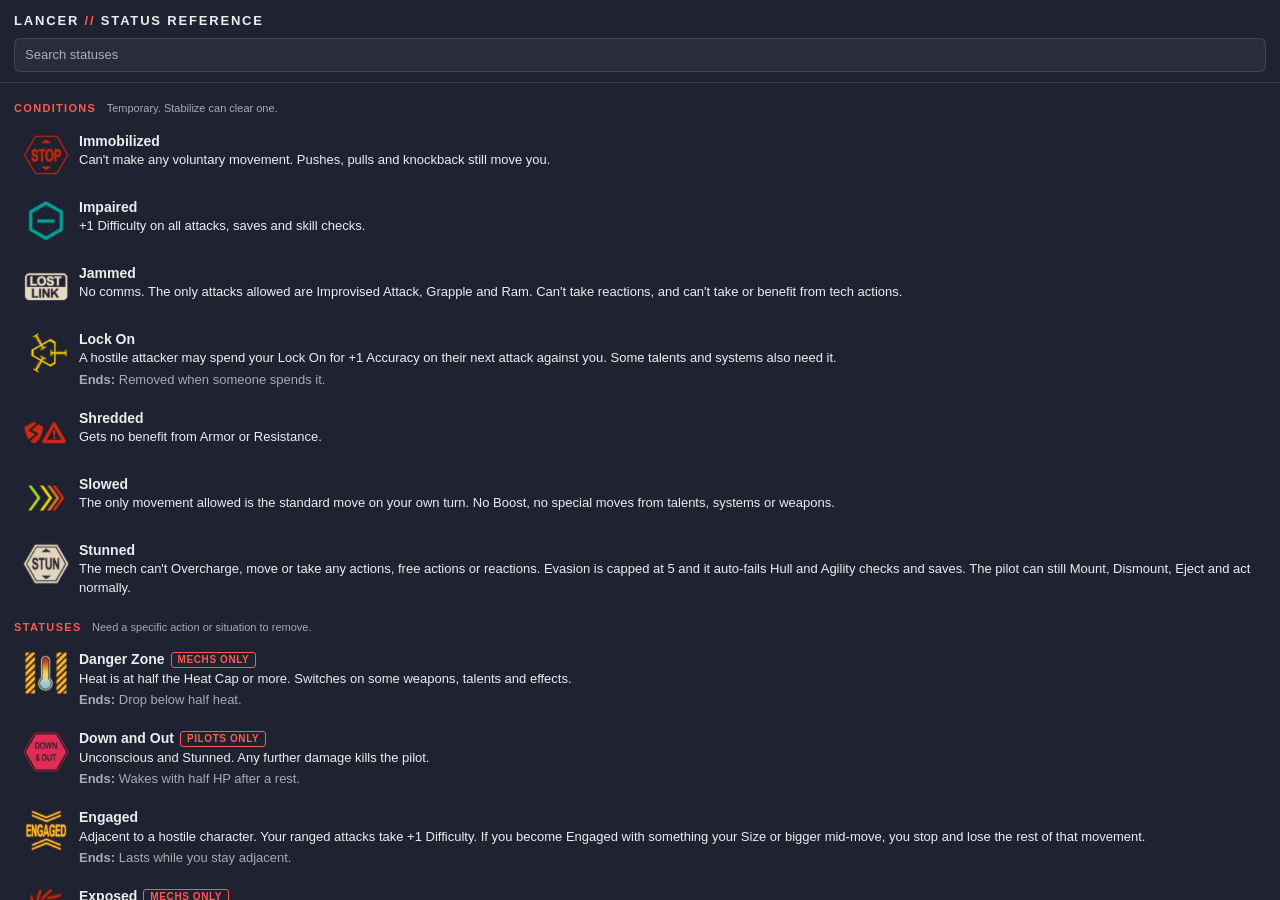
<file: index.html>
<!DOCTYPE html>
<html lang="en">
  <head>
    <meta charset="UTF-8" />
    <meta name="viewport" content="width=device-width, initial-scale=1.0" />
    <title>Lancer Statuses</title>
    <script type="module" crossorigin src="./assets/reference-uojESAeL.js"></script>
    <link rel="modulepreload" crossorigin href="./assets/markers-2dMaeA6z.js">
    <link rel="modulepreload" crossorigin href="./assets/style-CHBKGuZp.js">
    <link rel="stylesheet" crossorigin href="./assets/style-D1DcvoGV.css">
  </head>
  <body>
    <div id="app"></div>
  </body>
</html>
</file>
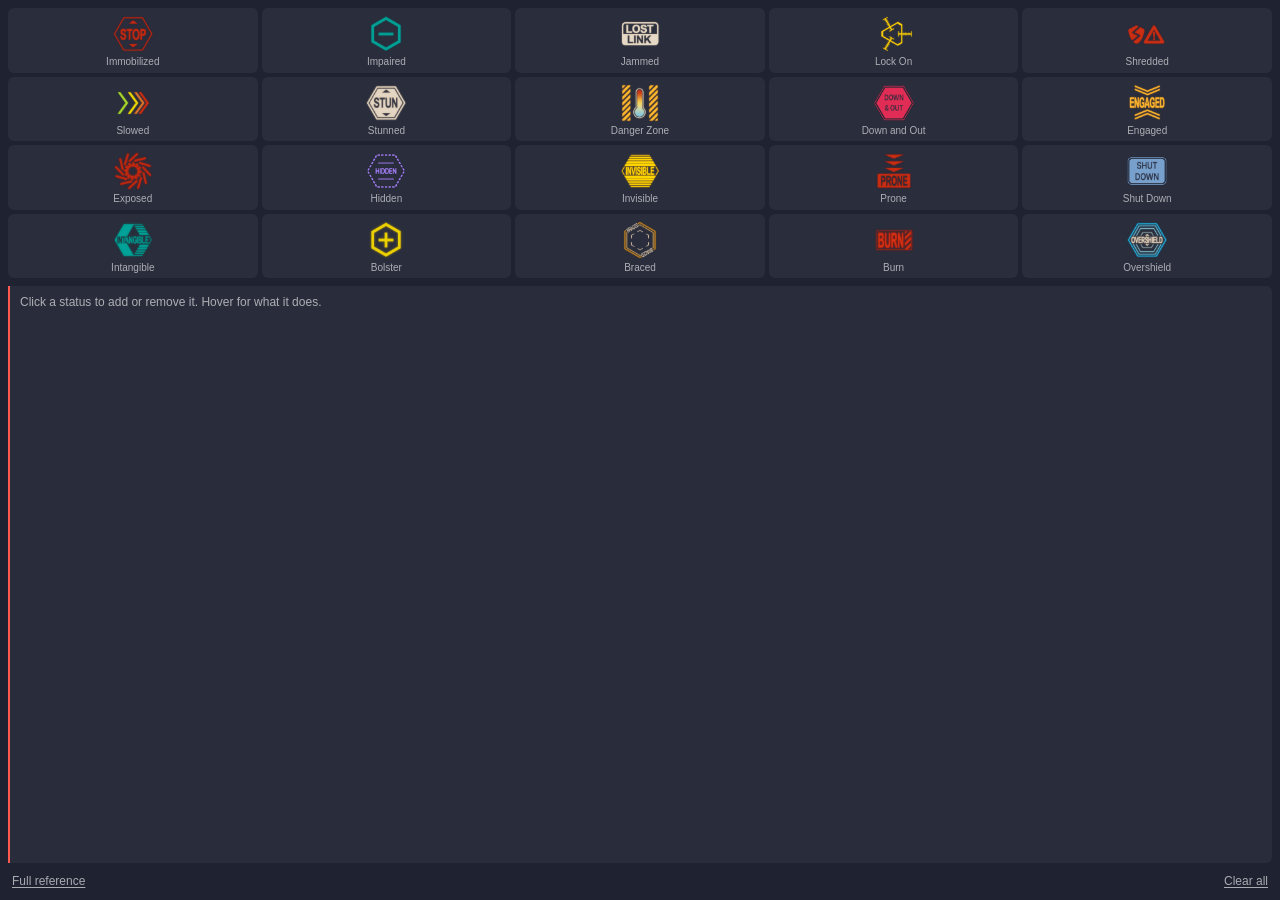
<file: picker.html>
<!DOCTYPE html>
<html lang="en">
  <head>
    <meta charset="UTF-8" />
    <meta name="viewport" content="width=device-width, initial-scale=1.0" />
    <title>Lancer Status Markers</title>
    <script type="module" crossorigin src="./assets/picker-lF9xVvF1.js"></script>
    <link rel="modulepreload" crossorigin href="./assets/markers-2dMaeA6z.js">
    <link rel="modulepreload" crossorigin href="./assets/style-CHBKGuZp.js">
    <link rel="stylesheet" crossorigin href="./assets/style-D1DcvoGV.css">
  </head>
  <body>
    <div id="app"></div>
  </body>
</html>
</file>
<file: assets/style-D1DcvoGV.css>
:root{--text: rgba(255, 255, 255, .92);--muted: rgba(255, 255, 255, .62);--line: rgba(255, 255, 255, .12);--tile: rgba(255, 255, 255, .05);--tile-hover: rgba(255, 255, 255, .11);--icon-plate: transparent;--accent: #ff5a4f;--on: #6fe0c4;--on-bg: rgba(111, 224, 196, .16);color-scheme:dark}:root.light{--text: rgba(0, 0, 0, .87);--muted: rgba(0, 0, 0, .6);--line: rgba(0, 0, 0, .14);--tile: rgba(0, 0, 0, .04);--tile-hover: rgba(0, 0, 0, .09);--icon-plate: #262a36;--accent: #c8322a;--on: #0f7f68;--on-bg: rgba(15, 127, 104, .14);color-scheme:light}:root.standalone body{background:#1e2231}*{box-sizing:border-box}html,body,#app{height:100%}body{margin:0;font-family:-apple-system,BlinkMacSystemFont,Segoe UI,Roboto,Helvetica Neue,Arial,sans-serif;font-size:13px;line-height:1.4;color:var(--text);-webkit-font-smoothing:antialiased;overflow:hidden}p{margin:0}button{font:inherit;color:inherit;cursor:pointer}button:focus-visible,input:focus-visible,a:focus-visible{outline:2px solid var(--on);outline-offset:1px}.chip{display:inline-block;margin-left:6px;padding:0 6px;border:1px solid var(--line);border-radius:3px;font-size:10px;font-weight:600;letter-spacing:.06em;text-transform:uppercase;color:var(--muted);vertical-align:1px}.chip.alt{color:var(--accent);border-color:currentColor}.clear{margin-top:3px;color:var(--muted)}.hint{color:var(--muted)}.picker{display:flex;flex-direction:column;height:100%;padding:8px;gap:8px}.grid{display:grid;grid-template-columns:repeat(5,1fr);gap:4px}.tile{position:relative;display:flex;flex-direction:column;align-items:center;gap:2px;padding:5px 2px 4px;min-width:0;border:1px solid transparent;border-radius:6px;background:var(--tile)}.tile:hover,.tile:focus-visible{background:var(--tile-hover)}.tile img{width:40px;height:40px;border-radius:6px;background:var(--icon-plate)}.tile span{max-width:100%;font-size:10px;line-height:1.15;text-align:center;color:var(--muted)}.tile[aria-pressed=true],.tile[aria-pressed=mixed]{border-color:var(--on);background:var(--on-bg)}.tile[aria-pressed=mixed]{border-style:dashed}.tile[aria-pressed=true] span,.tile[aria-pressed=mixed] span{color:var(--text)}.tile[aria-pressed=true]:after{content:"";position:absolute;top:4px;right:4px;width:7px;height:7px;border-radius:50%;background:var(--on)}.tile:disabled{opacity:.5}.detail{flex:1;min-height:0;overflow:auto;padding:8px 10px;border-left:2px solid var(--accent);background:var(--tile);border-radius:0 6px 6px 0;font-size:12px}.detail-title{margin-bottom:3px;font-size:13px;font-weight:700}.picker-foot{display:flex;justify-content:space-between}.link{padding:2px 4px;border:0;background:none;font-size:12px;color:var(--muted);text-decoration:underline;text-underline-offset:2px}.link:hover{color:var(--text)}.link.danger:hover{color:var(--accent)}.reference{display:flex;flex-direction:column;height:100%}.reference header{padding:12px 14px 10px;border-bottom:1px solid var(--line)}h1{margin:0 0 8px;font-size:13px;font-weight:700;letter-spacing:.14em;text-transform:uppercase}h1 span{color:var(--accent)}#search{width:100%;padding:7px 10px;border:1px solid var(--line);border-radius:6px;background:var(--tile);color:var(--text);font:inherit}#search::placeholder{color:var(--muted)}.reference main{flex:1;min-height:0;overflow-y:auto;padding:4px 14px 14px}h2{margin:14px 0 6px;font-size:11px;font-weight:700;letter-spacing:.12em;text-transform:uppercase;color:var(--accent)}h2 small{margin-left:6px;font-size:11px;font-weight:400;letter-spacing:0;text-transform:none;color:var(--muted)}ul{margin:0;padding:0;list-style:none}.row{display:flex;align-items:flex-start;gap:10px;padding:8px;border-radius:6px;border:1px solid transparent}.row+.row{margin-top:2px}.row[hidden],.group[hidden]{display:none}.row.active{border-color:var(--on);background:var(--on-bg)}.row-icon{flex:none;width:46px;height:46px;border-radius:6px;background:var(--icon-plate)}.row-body{flex:1;min-width:0}.row-title{font-size:14px;font-weight:700}.apply{flex:none;align-self:center;min-width:62px;padding:4px 8px;border:1px solid var(--line);border-radius:5px;background:var(--tile);font-size:12px}.apply:hover{background:var(--tile-hover)}.apply[aria-pressed=true]{border-color:var(--on);color:var(--on)}.selected-list{display:flex;flex-wrap:wrap;gap:6px}.selected-list a{display:flex;align-items:center;gap:6px;padding:3px 9px 3px 4px;border:1px solid var(--on);border-radius:999px;background:var(--on-bg);color:var(--text);font-weight:600;text-decoration:none}.selected-list img{width:24px;height:24px;border-radius:50%;background:var(--icon-plate)}.empty{margin-top:16px;color:var(--muted)}.how{margin-top:18px;padding-top:12px;border-top:1px solid var(--line);color:var(--muted)}.how b{color:var(--text)}.reference footer{display:flex;align-items:center;justify-content:space-between;padding:8px 14px;border-top:1px solid var(--line);color:var(--muted)}.reference footer[hidden]{display:none}.segmented{display:flex;border:1px solid var(--line);border-radius:6px;overflow:hidden}.segmented button{padding:4px 12px;border:0;background:none;font-size:12px}.segmented button+button{border-left:1px solid var(--line)}.segmented button[aria-pressed=true]{background:var(--on-bg);color:var(--on);font-weight:600}
</file>
